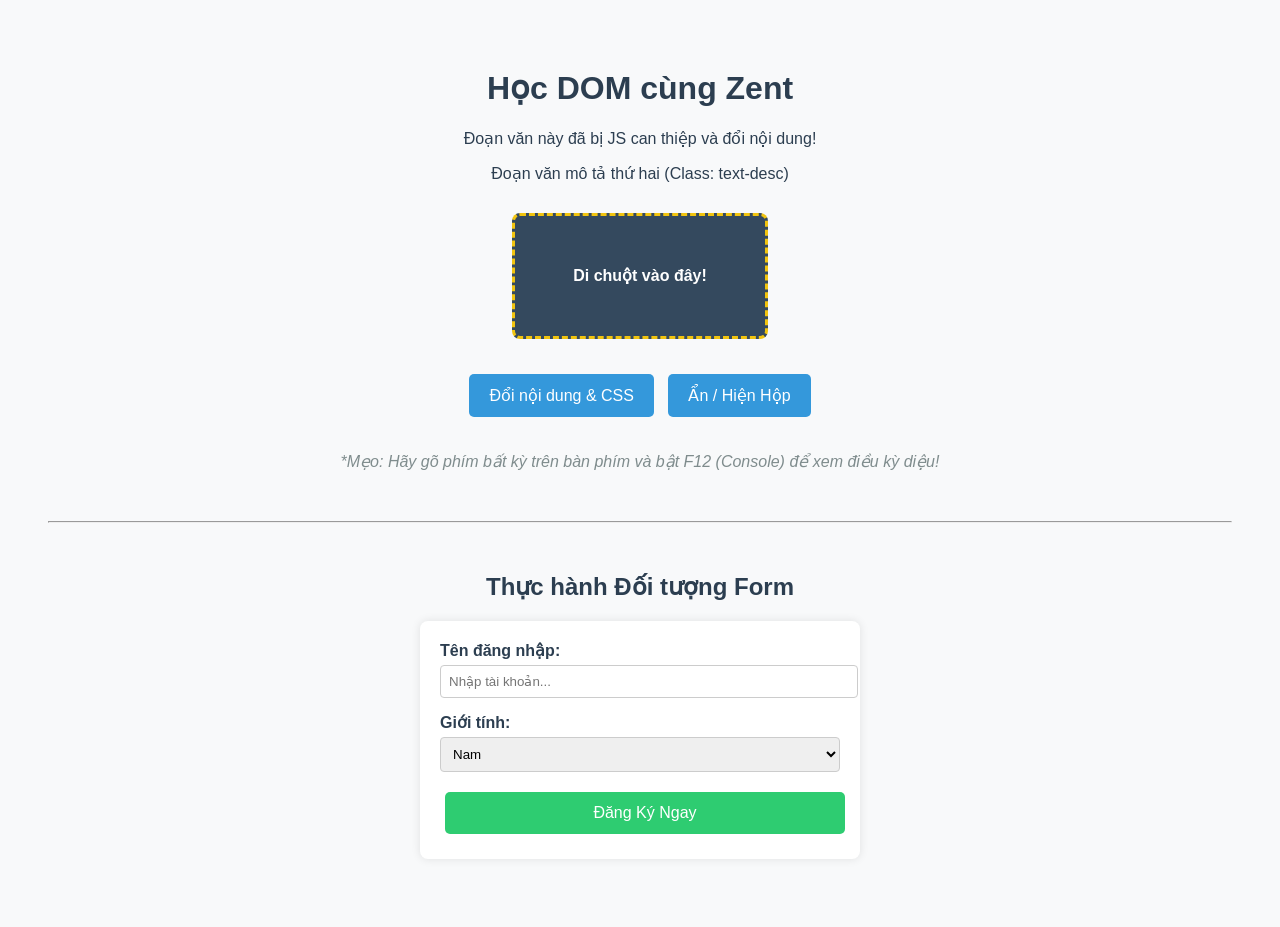
<file: DOM/index.html>
<!DOCTYPE html>
<html lang="vi">

<head>
    <meta charset="UTF-8">
    <meta name="viewport" content="width=device-width, initial-scale=1.0">
    <title>Tổng Hợp Thực Hành DOM - Module 03</title>
    <link rel="stylesheet" href="style.css">
</head>

<body>

    <h1 id="main-title">Học DOM cùng Zent</h1>

    <p class="text-desc">Đoạn văn mô tả thứ nhất (Class: text-desc)</p>
    <p class="text-desc">Đoạn văn mô tả thứ hai (Class: text-desc)</p>

    <div id="my-box" class="box">
        Di chuột vào đây!
    </div>

    <div class="control-buttons">
        <button id="btn-change">Đổi nội dung & CSS</button>
        <button id="btn-toggle">Ẩn / Hiện Hộp</button>
    </div>

    <p style="margin-top: 30px; color: #7f8c8d;"><i>*Mẹo: Hãy gõ phím bất kỳ trên bàn phím và bật F12 (Console) để xem
            điều kỳ diệu!</i></p>

    <hr style="margin: 50px 0;">
    <h2>Thực hành Đối tượng Form</h2>

    <form id="my-form"
        style="max-width: 400px; margin: 0 auto; text-align: left; background: #fff; padding: 20px; border-radius: 8px; box-shadow: 0 0 10px rgba(0,0,0,0.1);">
        <div style="margin-bottom: 15px;">
            <label for="username" style="display: block; margin-bottom: 5px; font-weight: bold;">Tên đăng nhập:</label>
            <input type="text" id="username" placeholder="Nhập tài khoản..."
                style="width: 100%; padding: 8px; border: 1px solid #ccc; border-radius: 4px;">
            <small id="error-user" style="color: red; display: none;">Tên đăng nhập không được để trống!</small>
        </div>

        <div style="margin-bottom: 15px;">
            <label for="gender" style="display: block; margin-bottom: 5px; font-weight: bold;">Giới tính:</label>
            <select id="gender" style="width: 100%; padding: 8px; border: 1px solid #ccc; border-radius: 4px;">
                <option value="nam">Nam</option>
                <option value="nu">Nữ</option>
            </select>
        </div>

        <button type="submit" style="width: 100%; background-color: #2ecc71;">Đăng Ký Ngay</button>
    </form>

    <div id="form-result" style="margin-top: 20px; font-weight: bold; color: #2c3e50;"></div>

    <script src="main.js"></script>
</body>

</html>
</file>
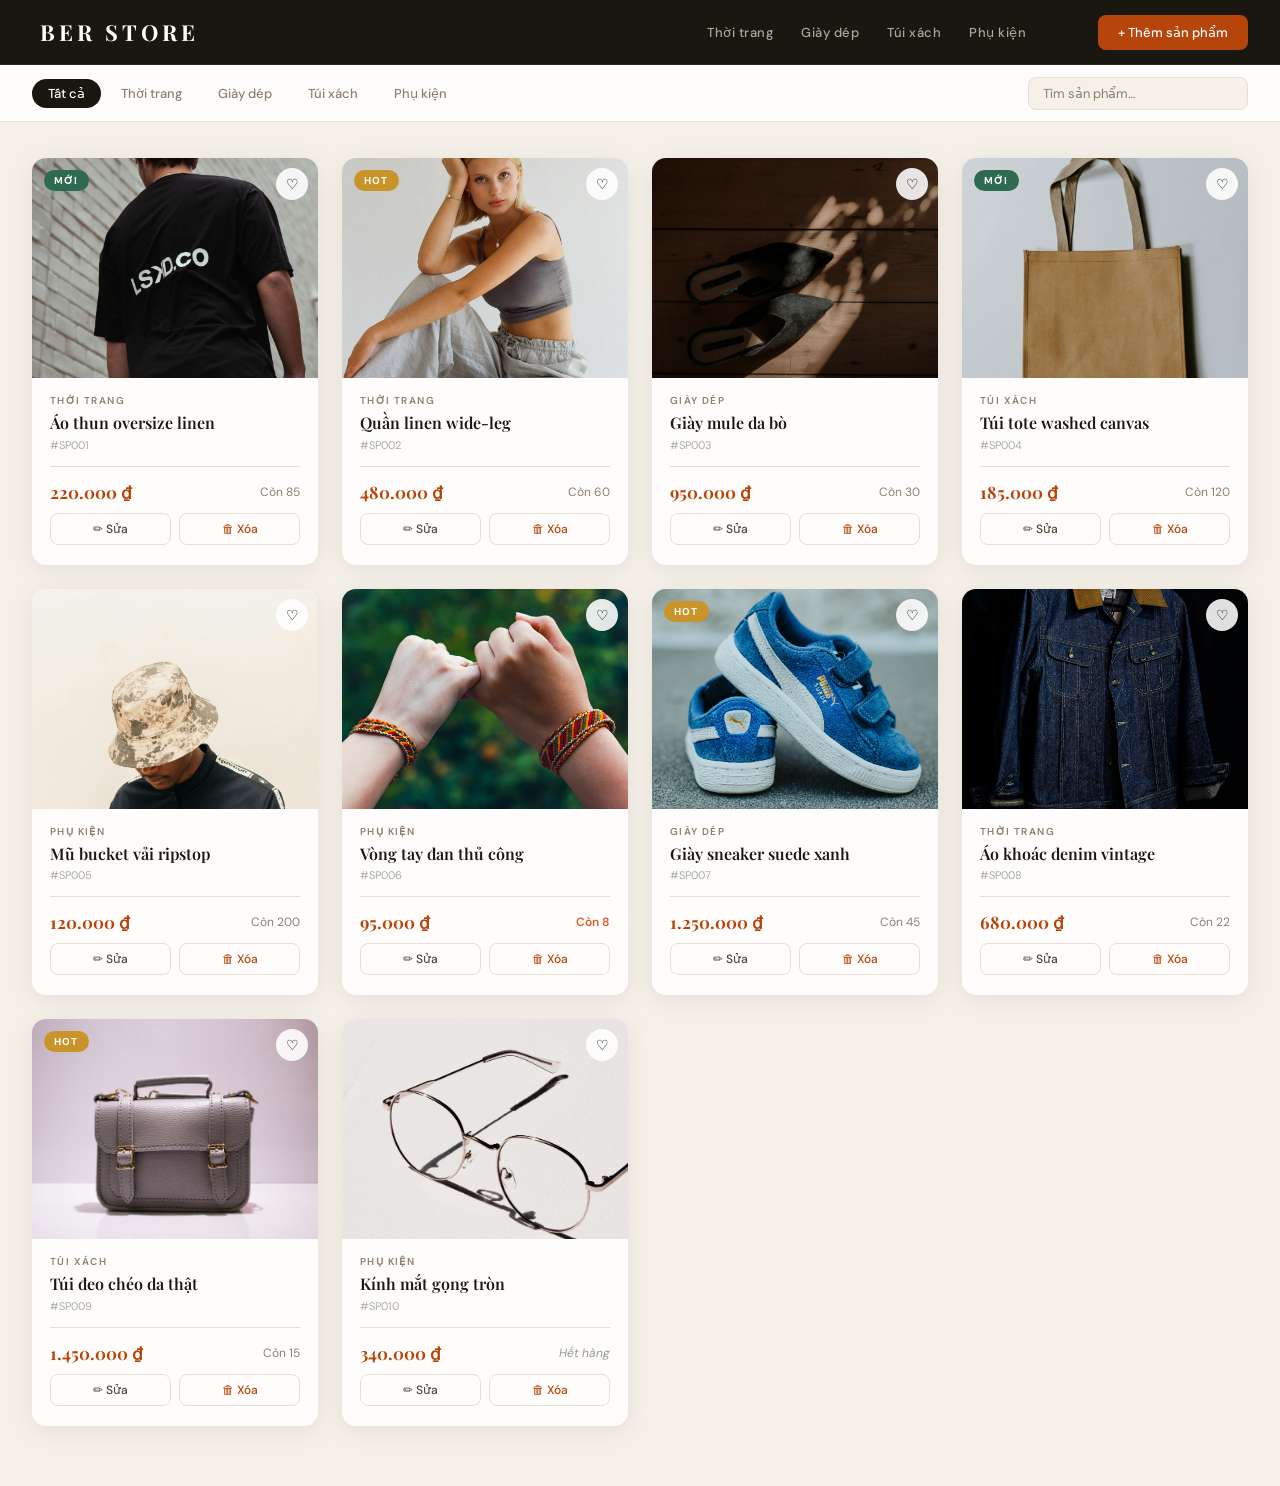
<file: Fashion Store/index.html>
<!DOCTYPE html>
<html lang="vi">
<head>
  <meta charset="UTF-8" />
  <meta name="viewport" content="width=device-width, initial-scale=1.0"/>
  <title>Cửa hàng thời trang</title>
  <link rel="preconnect" href="https://fonts.googleapis.com">
  <link href="https://fonts.googleapis.com/css2?family=Playfair+Display:wght@400;600;700&family=DM+Sans:wght@300;400;500&display=swap" rel="stylesheet">
  <link rel="stylesheet" href="style.css" />
</head>
<body>

  <!-- HEADER -->
  <header class="site-header">
    <div class="header-inner">
      <div class="logo">
        <span class="logo-icon"></span>
        <span class="logo-text">BER STORE</span>
      </div>
      <nav class="header-nav">
        <a href="#">Thời trang</a>
        <a href="#">Giày dép</a>
        <a href="#">Túi xách</a>
        <a href="#">Phụ kiện</a>
      </nav>
      <div class="header-actions">
        <button class="btn-add" id="btnOpenModal">+ Thêm sản phẩm</button>
      </div>
    </div>
  </header>

  <!-- FILTER BAR -->
  <section class="filter-bar">
    <div class="filter-inner">
      <div class="filter-tabs">
        <button class="tab active" data-cat="all">Tất cả</button>
        <button class="tab" data-cat="thoi-trang">Thời trang</button>
        <button class="tab" data-cat="giay-dep">Giày dép</button>
        <button class="tab" data-cat="tui-xach">Túi xách</button>
        <button class="tab" data-cat="phu-kien">Phụ kiện</button>
      </div>
      <div class="filter-search">
        <input type="text" id="searchInput" placeholder="Tìm sản phẩm…" />
      </div>
    </div>
  </section>

  <!-- PRODUCT GRID -->
  <main class="product-section">
    <div class="product-grid" id="productGrid"></div>
    <p class="empty-state" id="emptyState" style="display:none">Không tìm thấy sản phẩm nào.</p>
  </main>

  <!-- MODAL THÊM / SỬA SẢN PHẨM -->
  <div class="modal-overlay" id="modalOverlay">
    <div class="modal">
      <button class="modal-close" id="btnCloseModal">✕</button>
      <h2 class="modal-title" id="modalTitle">Thêm sản phẩm</h2>

      <div class="form-grid">
        <div class="form-group">
          <label>Mã sản phẩm</label>
          <input type="text" id="fMa" placeholder="VD: SP011" />
        </div>
        <div class="form-group">
          <label>Tên sản phẩm</label>
          <input type="text" id="fTen" placeholder="VD: Áo thun oversize" />
        </div>
        <div class="form-group">
          <label>Danh mục</label>
          <select id="fDanhMuc">
            <option value="thoi-trang">Thời trang</option>
            <option value="giay-dep">Giày dép</option>
            <option value="tui-xach">Túi xách</option>
            <option value="phu-kien">Phụ kiện</option>
          </select>
        </div>
        <div class="form-group">
          <label>Đơn giá (₫)</label>
          <input type="number" id="fGia" placeholder="VD: 220000" />
        </div>
        <div class="form-group">
          <label>Số lượng</label>
          <input type="number" id="fSoLuong" placeholder="VD: 85" />
        </div>
        <div class="form-group full">
          <label>URL ảnh sản phẩm</label>
          <input type="text" id="fAnh" placeholder="https://… hoặc img/ao1.jpg" />
        </div>
        <div class="form-group full">
          <label>Nhãn đặc biệt</label>
          <select id="fNhan">
            <option value="">Không có</option>
            <option value="MOI">MỚI</option>
            <option value="HOT">HOT</option>
            <option value="SALE">SALE</option>
          </select>
        </div>
      </div>

      <div class="form-actions">
        <button class="btn-cancel" id="btnCancel">Hủy</button>
        <button class="btn-save" id="btnSave">Lưu sản phẩm</button>
      </div>
    </div>
  </div>

  <!-- TOAST -->
  <div class="toast" id="toast"></div>

  <script src="main.js"></script>
</body>
</html>
</file>
<file: DOM/style.css>
body {
    font-family: 'Segoe UI', Tahoma, Geneva, Verdana, sans-serif;
    text-align: center;
    padding: 40px;
    background-color: #f8f9fa;
    color: #2c3e50;
}

.box {
    width: 250px;
    height: 120px;
    line-height: 120px;
    margin: 30px auto;
    background-color: #34495e;
    color: white;
    font-weight: bold;
    border-radius: 8px;
    transition: all 0.3s ease; 
    cursor: pointer;
}

button {
    padding: 12px 20px;
    margin: 5px;
    font-size: 16px;
    border: none;
    border-radius: 5px;
    background-color: #3498db;
    color: white;
    cursor: pointer;
    transition: 0.2s;
}

button:hover {
    background-color: #2980b9;
}

/* Các Class đặc biệt để JS thêm/bớt (Toggle) */
.highlight-title {
    color: #e74c3c;
    transform: scale(1.1);
    transition: 0.3s;
}

.hidden {
    display: none;
}
</file>
<file: Fashion Store/style.css>
*, *::before, *::after { box-sizing: border-box; margin: 0; padding: 0; }

:root {
  --cream:   #f5f0e8;
  --sand:    #e8dfd0;
  --dark:    #1a1710;
  --mid:     #4a4438;
  --muted:   #8c7f6e;
  --accent:  #b5450b;
  --gold:    #c9952a;
  --new:     #2d6a4f;
  --white:   #fefdfb;
  --radius:  14px;
  --shadow:  0 4px 24px rgba(26,23,16,.08);
}

body {
  background: var(--cream);
  font-family: 'DM Sans', sans-serif;
  color: var(--dark);
  min-height: 100vh;
}

/* HEADER */
.site-header {
  background: var(--dark);
  position: sticky; top: 0; z-index: 100;
  border-bottom: 1px solid #2e2b22;
}
.header-inner {
  max-width: 1400px; margin: 0 auto;
  padding: 0 32px;
  height: 64px;
  display: flex; align-items: center; gap: 40px;
}
.logo {
  display: flex; align-items: center; gap: 8px;
  flex-shrink: 0;
}
.logo-icon { color: var(--gold); font-size: 18px; }
.logo-text {
  font-family: 'Playfair Display', serif;
  font-size: 22px; font-weight: 700;
  color: var(--white); letter-spacing: 4px;
}
.header-nav {
  display: flex; gap: 28px; margin-left: auto;
}
.header-nav a {
  color: #b0a898; text-decoration: none;
  font-size: 13px; font-weight: 500; letter-spacing: .5px;
  transition: color .2s;
}
.header-nav a:hover { color: var(--white); }
.header-actions { margin-left: 32px; }

.btn-add {
  background: var(--accent); color: #fff;
  border: none; border-radius: 8px;
  padding: 9px 20px; font-size: 13px; font-weight: 500;
  cursor: pointer; font-family: inherit;
  transition: background .2s, transform .15s;
  white-space: nowrap;
}
.btn-add:hover { background: #c9500e; transform: translateY(-1px); }
.btn-add:active { transform: translateY(0); }

/* FILTER BAR */
.filter-bar {
  background: var(--white);
  border-bottom: 1px solid var(--sand);
}
.filter-inner {
  max-width: 1400px; margin: 0 auto;
  padding: 0 32px;
  height: 56px;
  display: flex; align-items: center; justify-content: space-between; gap: 24px;
}
.filter-tabs { display: flex; gap: 4px; }
.tab {
  border: none; background: transparent;
  font-family: inherit; font-size: 13px; font-weight: 500;
  color: var(--muted); padding: 6px 16px; border-radius: 20px;
  cursor: pointer; transition: all .2s;
}
.tab:hover { color: var(--dark); background: var(--cream); }
.tab.active { background: var(--dark); color: var(--white); }

.filter-search input {
  background: var(--cream); border: 1.5px solid var(--sand);
  border-radius: 8px; padding: 7px 14px;
  font-family: inherit; font-size: 13px; color: var(--dark);
  width: 220px; outline: none;
  transition: border-color .2s;
}
.filter-search input:focus { border-color: var(--accent); }
.filter-search input::placeholder { color: var(--muted); }

/* PRODUCT SECTION */
.product-section {
  max-width: 1400px; margin: 0 auto;
  padding: 36px 32px 60px;
}

.product-grid {
  display: grid;
  grid-template-columns: repeat(auto-fill, minmax(260px, 1fr));
  gap: 24px;
}

.empty-state {
  text-align: center; padding: 80px 0;
  color: var(--muted); font-size: 16px;
}

/* PRODUCT CARD */
.card {
  background: var(--white);
  border-radius: var(--radius);
  overflow: hidden;
  box-shadow: var(--shadow);
  transition: transform .25s, box-shadow .25s;
  position: relative;
  display: flex; flex-direction: column;
  animation: fadeUp .4s ease both;
}
@keyframes fadeUp {
  from { opacity: 0; transform: translateY(18px); }
  to   { opacity: 1; transform: translateY(0); }
}
.card:hover {
  transform: translateY(-5px);
  box-shadow: 0 12px 40px rgba(26,23,16,.14);
}

/* Image area */
.card-img-wrap {
  position: relative;
  height: 220px; overflow: hidden;
  background: var(--sand);
}
.card-img-wrap img {
  width: 100%; height: 100%;
  object-fit: cover;
  transition: transform .4s ease;
}
.card:hover .card-img-wrap img { transform: scale(1.06); }

/* Placeholder when no image */
.card-img-wrap .img-placeholder {
  width: 100%; height: 100%;
  display: flex; align-items: center; justify-content: center;
  font-size: 48px; color: var(--muted); opacity: .4;
}

/* Badges */
.badge {
  position: absolute; top: 12px; left: 12px;
  font-size: 10px; font-weight: 700; letter-spacing: 1.2px;
  padding: 4px 10px; border-radius: 20px;
}
.badge-MOI  { background: var(--new); color: #fff; }
.badge-HOT  { background: var(--gold); color: #fff; }
.badge-SALE { background: var(--accent); color: #fff; }

/* Wishlist btn */
.card-wish {
  position: absolute; top: 10px; right: 10px;
  width: 32px; height: 32px; border-radius: 50%;
  background: rgba(255,255,255,.88);
  border: none; cursor: pointer;
  display: flex; align-items: center; justify-content: center;
  font-size: 14px; transition: background .2s, transform .15s;
}
.card-wish:hover { background: #fff; transform: scale(1.1); }
.card-wish.active { color: var(--accent); }

/* Card body */
.card-body { padding: 16px 18px 20px; flex: 1; display: flex; flex-direction: column; }
.card-cat {
  font-size: 10px; font-weight: 600; letter-spacing: 1.4px;
  color: var(--muted); text-transform: uppercase; margin-bottom: 5px;
}
.card-name {
  font-family: 'Playfair Display', serif;
  font-size: 16px; font-weight: 600; color: var(--dark);
  line-height: 1.35; margin-bottom: 4px;
}
.card-code { font-size: 11px; color: #aaa; margin-bottom: auto; }

.card-footer {
  display: flex; align-items: center; justify-content: space-between;
  margin-top: 14px; padding-top: 14px;
  border-top: 1px solid var(--sand);
}
.card-price {
  font-family: 'Playfair Display', serif;
  font-size: 17px; font-weight: 700; color: var(--accent);
}
.card-stock {
  font-size: 12px; color: var(--muted);
}
.card-stock.low { color: #e05a2b; font-weight: 600; }
.card-stock.out { color: #999; font-style: italic; }

/* Card actions (edit/delete) */
.card-actions {
  display: flex; gap: 8px;
  margin-top: 10px;
}
.card-actions button {
  flex: 1; padding: 7px 0;
  border: 1.5px solid var(--sand); background: transparent;
  border-radius: 8px; font-size: 12px; font-weight: 500;
  font-family: inherit; cursor: pointer;
  transition: all .2s;
}
.btn-edit { color: var(--mid); }
.btn-edit:hover { background: var(--cream); border-color: var(--mid); }
.btn-delete { color: var(--accent); }
.btn-delete:hover { background: #fef0ea; border-color: var(--accent); }


/* MODAL */
.modal-overlay {
  position: fixed; inset: 0; z-index: 200;
  background: rgba(26,23,16,.55);
  backdrop-filter: blur(4px);
  display: flex; align-items: center; justify-content: center;
  opacity: 0; pointer-events: none;
  transition: opacity .25s;
}
.modal-overlay.open { opacity: 1; pointer-events: all; }

.modal {
  background: var(--white);
  border-radius: 18px;
  padding: 36px 40px;
  width: min(560px, 94vw);
  position: relative;
  transform: translateY(20px);
  transition: transform .3s;
  max-height: 90vh; overflow-y: auto;
}
.modal-overlay.open .modal { transform: translateY(0); }

.modal-close {
  position: absolute; top: 16px; right: 18px;
  background: none; border: none;
  font-size: 18px; color: var(--muted);
  cursor: pointer; transition: color .2s;
}
.modal-close:hover { color: var(--dark); }

.modal-title {
  font-family: 'Playfair Display', serif;
  font-size: 22px; font-weight: 700;
  margin-bottom: 24px; color: var(--dark);
}

/* Form */
.form-grid {
  display: grid; grid-template-columns: 1fr 1fr; gap: 16px;
}
.form-group { display: flex; flex-direction: column; gap: 6px; }
.form-group.full { grid-column: 1 / -1; }
.form-group label {
  font-size: 12px; font-weight: 600;
  color: var(--mid); letter-spacing: .5px;
}
.form-group input,
.form-group select {
  border: 1.5px solid var(--sand);
  border-radius: 9px; padding: 9px 12px;
  font-family: inherit; font-size: 14px; color: var(--dark);
  background: var(--cream); outline: none;
  transition: border-color .2s;
}
.form-group input:focus,
.form-group select:focus { border-color: var(--accent); background: #fff; }

.form-actions {
  display: flex; gap: 12px; margin-top: 24px; justify-content: flex-end;
}
.btn-cancel {
  padding: 10px 22px; border-radius: 9px;
  border: 1.5px solid var(--sand); background: transparent;
  font-family: inherit; font-size: 14px; font-weight: 500;
  color: var(--mid); cursor: pointer; transition: all .2s;
}
.btn-cancel:hover { background: var(--cream); }
.btn-save {
  padding: 10px 28px; border-radius: 9px;
  border: none; background: var(--accent); color: #fff;
  font-family: inherit; font-size: 14px; font-weight: 600;
  cursor: pointer; transition: background .2s;
}
.btn-save:hover { background: #c9500e; }

/* TOAST */
.toast {
  position: fixed; bottom: 32px; right: 32px; z-index: 300;
  background: var(--dark); color: var(--white);
  padding: 12px 20px; border-radius: 10px;
  font-size: 14px; font-weight: 500;
  opacity: 0; transform: translateY(8px);
  transition: opacity .3s, transform .3s;
  pointer-events: none;
}
.toast.show { opacity: 1; transform: translateY(0); }


/* RESPONSIVE */
@media (max-width: 768px) {
  .header-inner { padding: 0 16px; gap: 16px; }
  .header-nav { display: none; }
  .filter-inner { padding: 0 16px; }
  .product-section { padding: 24px 16px 40px; }
  .form-grid { grid-template-columns: 1fr; }
  .form-group.full { grid-column: 1; }
  .modal { padding: 28px 22px; }
}
</file>
